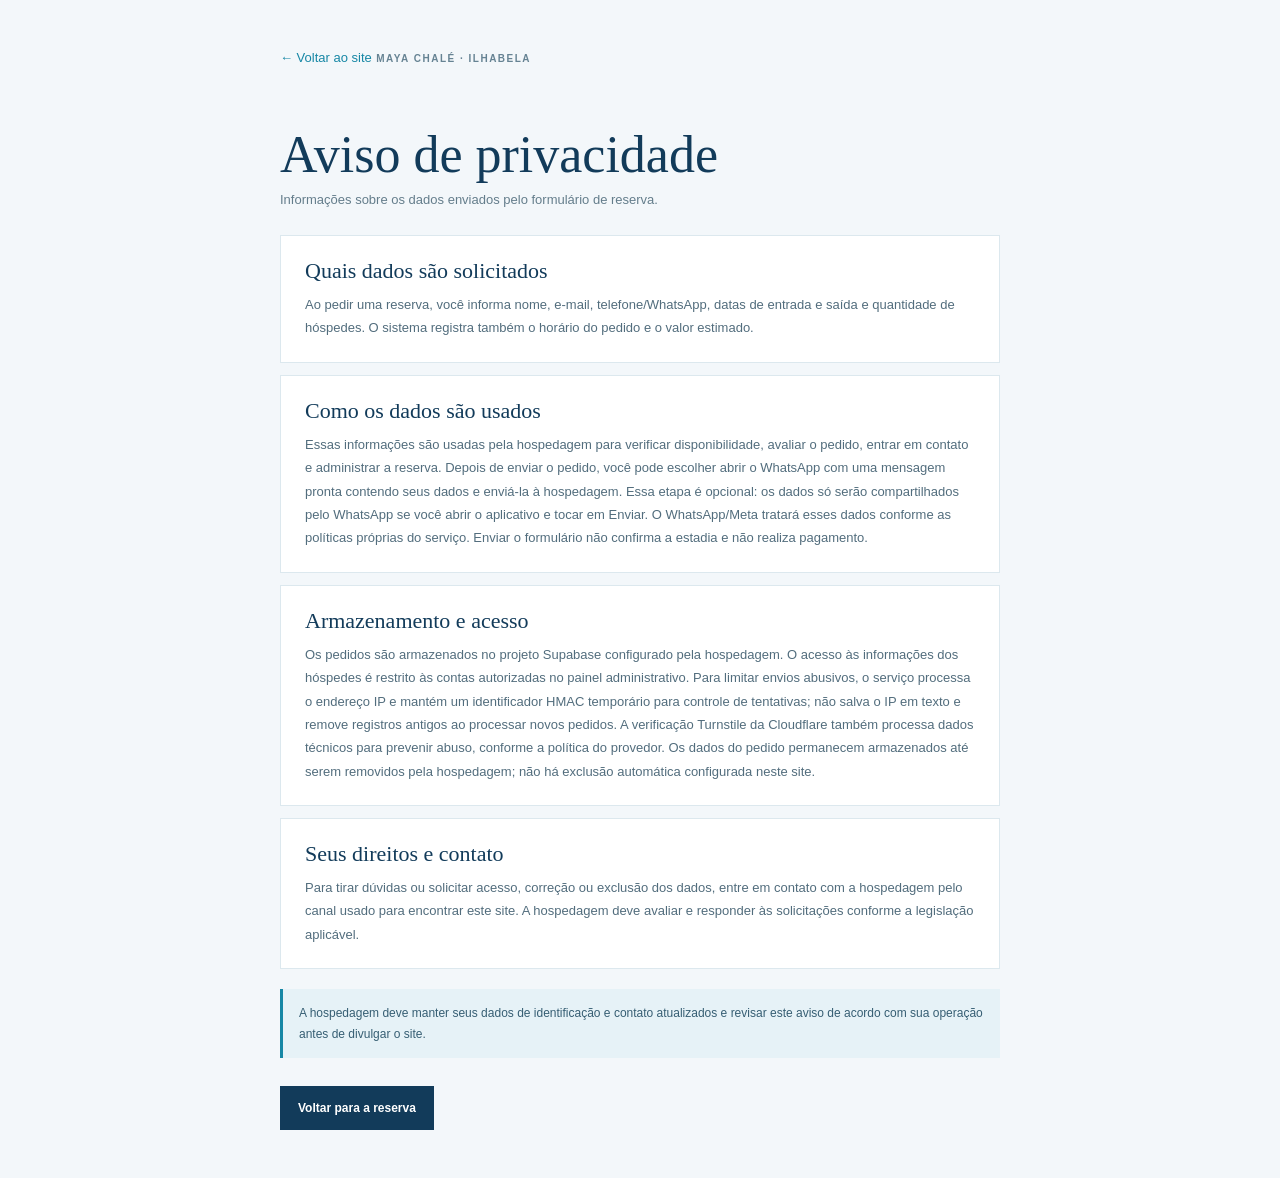
<file: privacidade.html>
<!doctype html>
<html lang="pt-BR">
  <head>
    <meta charset="UTF-8" />
    <meta name="viewport" content="width=device-width, initial-scale=1.0" />
    <meta name="theme-color" content="#103a5b" />
    <meta name="description" content="Aviso sobre os dados pessoais enviados ao solicitar uma reserva no Maya chalé, em Ilhabela." />
    <link rel="icon" type="image/svg+xml" href="favicon.svg" />
    <title>Privacidade — Maya chalé</title>
    <link rel="stylesheet" href="privacy.css" />
  </head>
  <body>
    <main class="privacy-page">
      <a class="back-link" href="index.html#reservas">← Voltar ao site</a>
      <span class="eyebrow">MAYA CHALÉ · ILHABELA</span>
      <h1>Aviso de privacidade</h1>
      <p class="updated">Informações sobre os dados enviados pelo formulário de reserva.</p>

      <section>
        <h2>Quais dados são solicitados</h2>
        <p>Ao pedir uma reserva, você informa nome, e-mail, telefone/WhatsApp, datas de entrada e saída e quantidade de hóspedes. O sistema registra também o horário do pedido e o valor estimado.</p>
      </section>
      <section>
        <h2>Como os dados são usados</h2>
        <p>Essas informações são usadas pela hospedagem para verificar disponibilidade, avaliar o pedido, entrar em contato e administrar a reserva. Depois de enviar o pedido, você pode escolher abrir o WhatsApp com uma mensagem pronta contendo seus dados e enviá-la à hospedagem. Essa etapa é opcional: os dados só serão compartilhados pelo WhatsApp se você abrir o aplicativo e tocar em Enviar. O WhatsApp/Meta tratará esses dados conforme as políticas próprias do serviço. Enviar o formulário não confirma a estadia e não realiza pagamento.</p>
      </section>
      <section>
        <h2>Armazenamento e acesso</h2>
        <p>Os pedidos são armazenados no projeto Supabase configurado pela hospedagem. O acesso às informações dos hóspedes é restrito às contas autorizadas no painel administrativo. Para limitar envios abusivos, o serviço processa o endereço IP e mantém um identificador HMAC temporário para controle de tentativas; não salva o IP em texto e remove registros antigos ao processar novos pedidos. A verificação Turnstile da Cloudflare também processa dados técnicos para prevenir abuso, conforme a política do provedor. Os dados do pedido permanecem armazenados até serem removidos pela hospedagem; não há exclusão automática configurada neste site.</p>
      </section>
      <section>
        <h2>Seus direitos e contato</h2>
        <p>Para tirar dúvidas ou solicitar acesso, correção ou exclusão dos dados, entre em contato com a hospedagem pelo canal usado para encontrar este site. A hospedagem deve avaliar e responder às solicitações conforme a legislação aplicável.</p>
      </section>
      <p class="privacy-reminder">A hospedagem deve manter seus dados de identificação e contato atualizados e revisar este aviso de acordo com sua operação antes de divulgar o site.</p>
      <a class="back-button" href="index.html#reservas">Voltar para a reserva</a>
    </main>
  </body>
</html>
</file>
<file: privacy.css>
:root {
  color-scheme: light;
  --ink: #123b5a;
  --muted: #647d8b;
  --line: #dce8ee;
  --paper: #f3f7fa;
  --blue: #1687a5;
  font-family: "DM Sans", Arial, sans-serif;
}
* { box-sizing: border-box; }
body { margin: 0; min-height: 100vh; padding: 48px 20px; background: var(--paper); color: var(--ink); }
.privacy-page { width: min(720px, 100%); margin: 0 auto; }
.back-link { display: inline-block; margin-bottom: 48px; color: var(--blue); font-size: 13px; text-decoration: none; }
.eyebrow { color: #668393; font-size: 10px; font-weight: 700; letter-spacing: 1.5px; }
h1, h2 { font-family: Georgia, "Times New Roman", serif; font-weight: 500; }
h1 { margin: 12px 0 8px; font-size: clamp(36px, 8vw, 52px); }
.updated { margin: 0 0 28px; color: var(--muted); font-size: 13px; }
section { margin: 12px 0; padding: 22px 24px; border: 1px solid var(--line); background: white; }
h2 { margin: 0 0 9px; font-size: 22px; }
section p { margin: 0; color: #526d7d; font-size: 13px; line-height: 1.8; }
.privacy-reminder { margin: 20px 0; padding: 14px 16px; border-left: 3px solid var(--blue); background: #e6f2f7; color: #365e73; font-size: 12px; line-height: 1.7; }
.back-button { display: inline-flex; min-height: 44px; margin-top: 8px; padding: 0 18px; align-items: center; background: var(--ink); color: white; font-size: 12px; font-weight: 600; text-decoration: none; }
@media (max-width: 520px) {
  body { padding: 30px 17px; }
  .back-link { margin-bottom: 34px; }
  section { padding: 18px; }
}
</file>
